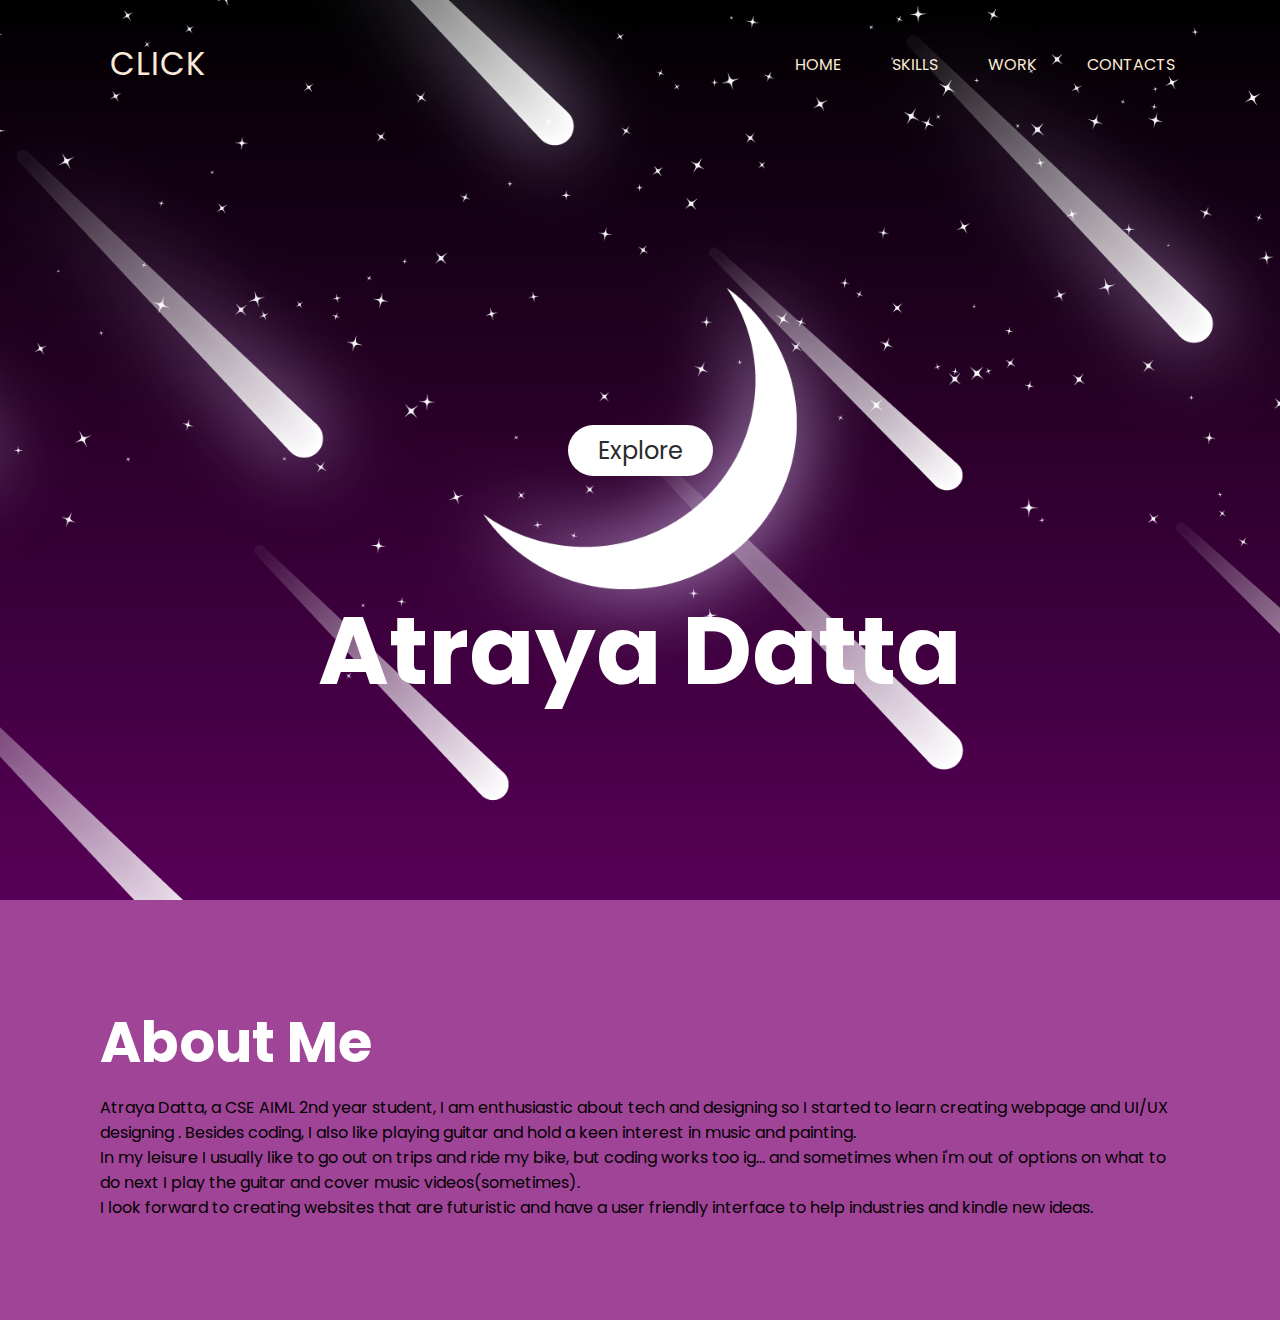
<file: index.html>
<!DOCTYPE html>
<html lang="en">
<head>
    <title>portfoilo web</title>
    <link rel="stylesheet" type="text/css"href="style.css">
</head>
<body>
    <header>
        <a href="https://tenor.com/en-GB/view/panda-office-pissed-tantrum-mad-gif-5146825" class="logo">click</a>
        <ul>
            <li><a href="#" class="active">HOME</a></li>
            <li><a href="skills.html">SKILLS</a></li>
            <li><a href="work.html">WORK</a></li>
            <li><a href="contacts.html">CONTACTS</a></li>
        </ul>
    </header>
    <section>
        <img src="stars.png" id="stars">
        <img src="moon.png" id="moon">
        <h2 id="text">Atraya Datta</h2>
        <a href="#sec" id="btn">Explore</a>
        <img src="shootingstars.png" id="shstars">
    </section>
    <div class="sec" id="sec">
        <h2>About Me</h2>
        <p>Atraya Datta, a CSE AIML 2nd year student, I am  enthusiastic about tech and designing so I started to learn creating webpage and UI/UX designing . Besides coding, I also like playing guitar and hold a keen interest in music and painting.<br>In my leisure I usually like to go out on trips and ride my bike, but coding works too ig... and sometimes when i'm out of options on what to do next I play the guitar and cover music videos(sometimes). <br> I look forward to creating websites that are futuristic and have a user friendly interface to help industries and kindle new ideas.
        </p>
    </div>
    <script>
        let stars = document.getElementById('stars');
        let moon = document.getElementById('moon');
        let text = document.getElementById('text');
        let btn = document.getElementById('btn');
        let shstars = document.getElementById('shstars');
        window.addEventListener('scroll', function(){
            let value=window.scrollY;
            stars.style.left=value*0.25 +'px';
            moon.style.top=value*2 +'px';
            shstars.style.top=value*-0.5 +'px';
        })
    </script>
    
</body>
</html>
</file>
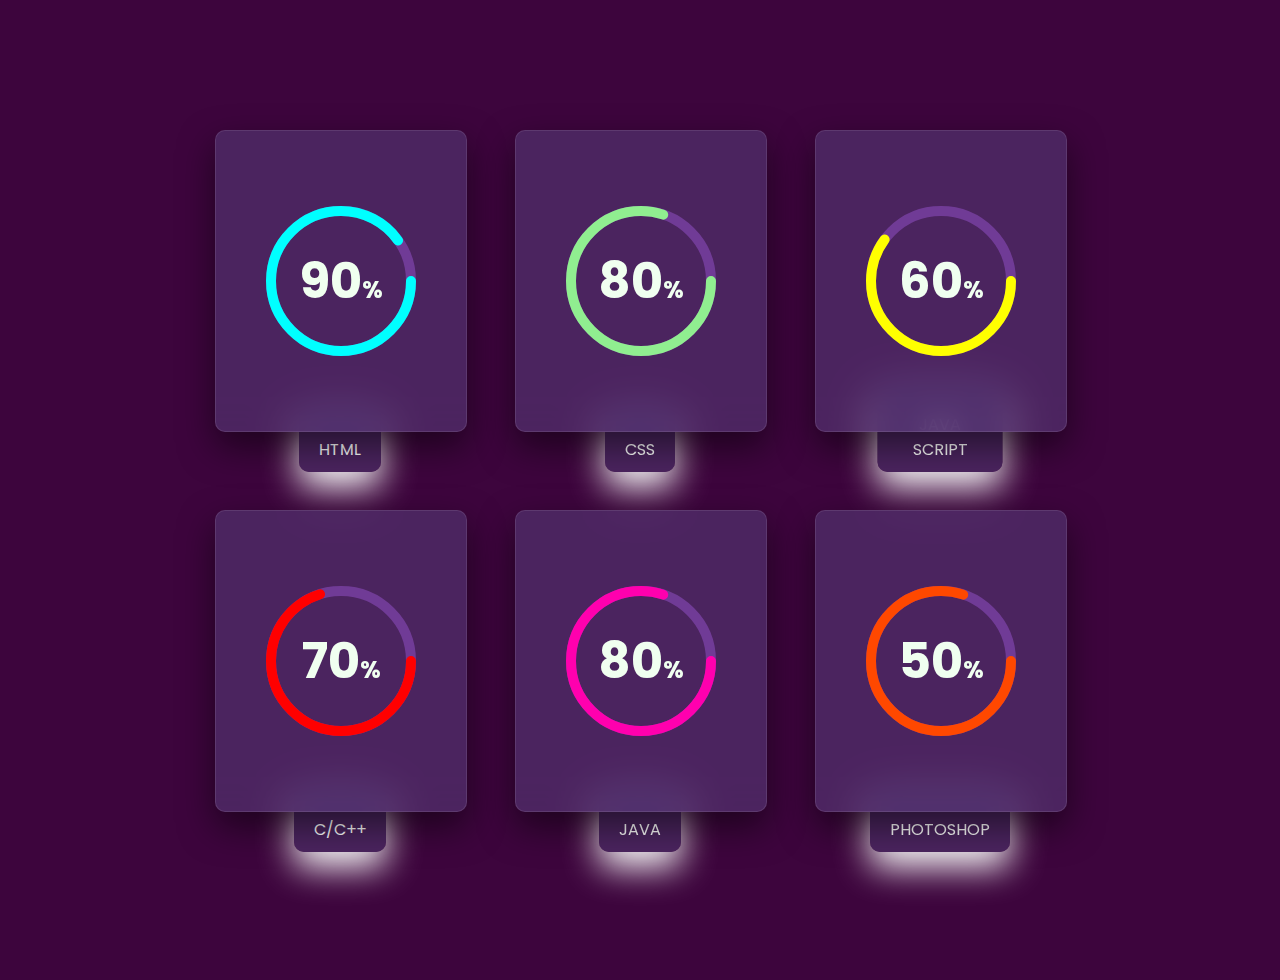
<file: skills.html>
<!DOCTYPE html>
<html lang="en">
<head>
    <meta charset="UTF-8">
    <title>SKILLS</title>
    <link rel="stylesheet" href="style2.css">
</head>
<body>
    <!-- <div class="image">
        <img src="stars.png" alt="">
    </div> -->
    <section>
        <div class="container">
            <div class="card">
                <div class="box">
                    <div>
                        <div class="percent">
                            <svg>
                               <circle cx="70" cy="70" r="70"></circle> 
                               <circle cx="70" cy="70" r="70"></circle> 
                            </svg>
                            <div class="number">
                                <h2>90<span>%</span></h2>
                            </div>
                        </div>
                    </div>
                </div>
                <div class="text">HTML</div>
            </div> 
            <div class="card">
                <div class="box">
                    <div>
                        <div class="percent">
                            <svg>
                               <circle cx="70" cy="70" r="70"></circle> 
                               <circle cx="70" cy="70" r="70"></circle> 
                            </svg>
                            <div class="number">
                                <h2>80<span>%</span></h2>
                            </div>
                        </div>
                    </div>
                </div>
                <div class="text">CSS</div>
            </div> 
            <div class="card">
                <div class="box">
                    <div>
                        <div class="percent">
                            <svg>
                               <circle cx="70" cy="70" r="70"></circle> 
                               <circle cx="70" cy="70" r="70"></circle> 
                            </svg>
                            <div class="number">
                                <h2>60<span>%</span></h2>
                            </div>
                        </div>
                    </div>
                </div>
                <div class="text">JAVA SCRIPT</div>
            </div>
            <div class="card">
                <div class="box">
                    <div>
                        <div class="percent">
                            <svg>
                               <circle cx="70" cy="70" r="70"></circle> 
                               <circle cx="70" cy="70" r="70"></circle> 
                            </svg>
                            <div class="number">
                                <h2>70<span>%</span></h2>
                            </div>
                        </div>
                    </div>
                </div>
                <div class="text">C/C++</div>
            </div>  
        <div class="card">
            <div class="box">
                <div>
                    <div class="percent">
                        <svg>
                           <circle cx="70" cy="70" r="70"></circle> 
                           <circle cx="70" cy="70" r="70"></circle> 
                        </svg>
                        <div class="number">
                            <h2>80<span>%</span></h2>
                        </div>
                    </div>
                </div>
            </div>
            <div class="text">JAVA</div>
        </div>  
        <div class="card">
            <div class="box">
                <div>
                    <div class="percent">
                        <svg>
                           <circle cx="70" cy="70" r="70"></circle> 
                           <circle cx="70" cy="70" r="70"></circle> 
                        </svg>
                        <div class="number">
                            <h2>50<span>%</span></h2>
                        </div>
                    </div>
                </div>
            </div>
            <div class="text">Photoshop</div>
        </div> 
    </div>
    </section>
</body>
</html>
</file>
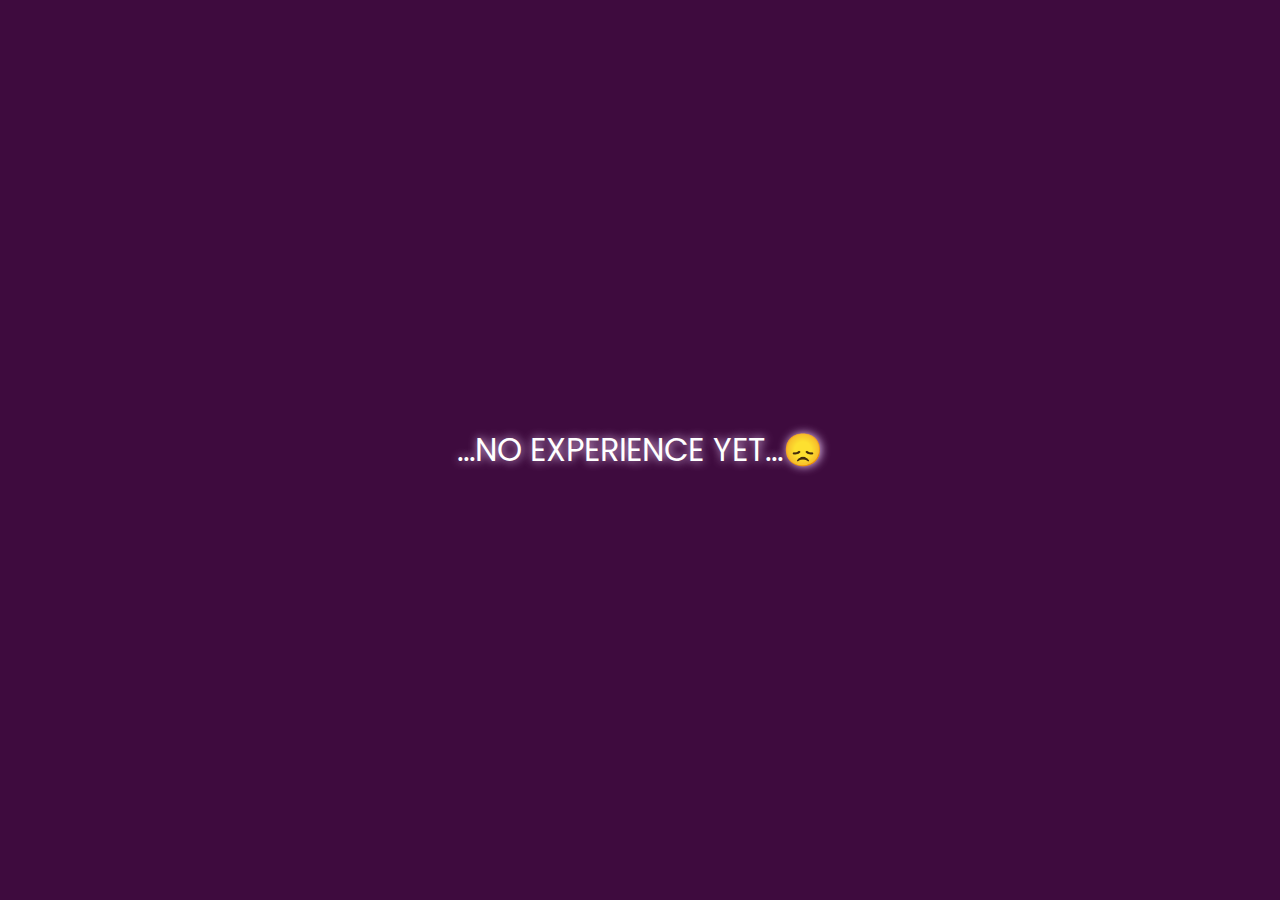
<file: work.html>
<!DOCTYPE html>
<html lang="en">
<head>
    <meta charset="UTF-8">
    <meta name="viewport" content="width=device-width, initial-scale=1.0">
    <title>Document</title>
    <link rel="stylesheet" href="style3.css">
</head>
<body>
    <div class="no">
        <p>...NO EXPERIENCE YET...&#128542;</p>
    </div>
</body>
</html>
</file>
<file: style.css>
@import url('https://fonts.googleapis.com/css2?family=Poppins:wght@500&display=swap');

*{
    text-decoration:none;
    margin: 0;padding:0;
    box-sizing: border-box;
    font-family: 'Poppins', sans-serif;
    scroll-behavior:smooth;
}
body{

    min-height: 100vh;
    overflow-x: hidden;
    background:linear-gradient(black,purple);
}
header{
    position :absolute;
    top:0;left:0;
    width:100%;
    padding:30px 100px ;margin:10px;
    display:flex;
    justify-content:space-between;
    align-items:center;
    z-index:1000;

}
header .logo
{
    color:antiquewhite;
    font-weight :700px;
    font-size: 2em;
    text-transform:uppercase;
    letter-spacing:2px;
}
header ul{
    display:flex;
    justify-content:center;
    align-items:center;
}
header ul li{
    list-style:none;
    margin-left: 20px;
}
header ul li a{
    padding:6px 15px;
    color: antiquewhite;
    border-radius: 10px;
}
header ul li a:hover,
header ul li a .active
{
    background:rgba(217, 163, 238, 0.281);
}

section{
    position:relative;
    width:100%;
    height:100vh;
    padding:100px;
    display:flex;
    justify-content:center;
    align-items: center;
}
/* section::before{
    content:'';
    position: absolute;
    bottom:0;
    width:100%;height:100%;
    background:linear-gradient(to top,rgb(81, 26, 81),transparent);
    z-index: 1000;
} */
section img
{
    position:absolute;
    top:0;left:0;
    width:100%;height:100%;
    object-fit:cover;
}

#text{
    position:absolute;
    color:white;
    white-space: nowrap;
    font-size: 7.5vw;
    text-shadow: #922ea1 0px 0px 1px,   #922ea1 0px 0px 1px,   922ea1 0px 0px 1px,
    #922ea1 0px 0px 1px,   #922ea1 0px 0px 1px,   #922ea1 0px 0px 1px;
    z-index: 9;;
    transform:translateY(200px)
}
section img#shstar{
    z-index: 10;
}
#btn
{
    text-decoration: none;
    padding: 8px 30px;
    border-radius: 40px;
    background:#fff;
    color: #2b2b2b;
    font-size: 1.5em;
    z-index: 9;
}
.sec
{
    position:relative;
    padding: 100px;
    background:rgb(160, 68, 152);
}
.sec h2
{
    font-size:3.5rem;
    margin-bottom:10px;
    color:rgb(255, 255, 255) ;
}
</file>
<file: style2.css>
@import url('https://fonts.googleapis.com/css2?family=Poppins:wght@500&display=swap');
*
{
    margin: 0;
    padding: 0;
    font-family: 'Poppins', sans-serif;
}
/* .image{
position:absolute;
top:0;left:0;
width:100vw;height:100vh;
transform: scale(1) translate(-20%, -20%);
z-index:10; 
} */
section{
    position: relative;
    display: flex;
    justify-content: center;
    align-items: center;
    padding: 40px 0;
    min-height: 100vh;
    background:rgb(61, 5, 61);
}
.container
{
    width:900px;
    display:flex;
    flex-wrap:wrap;
    justify-content: space-around;
}
.container .card
{
    position: relative;
    width: 250px;
    height:300px;
    text-align: center;
    z-index: 11;
    margin: 20px 20px 60px;
    transition: 0.5s;
}
.container .card .box{
    position:absolute;
    top: 0;left: 0;
    width:100%;height:100%;
    display:flex;
    justify-content: center;
    align-items: center;
    background: #55397798;
    box-shadow: 0 15px 35px rgba(0,0,0,0.5);
    backdrop-filter: blur(15px);
    border: 1px solid rgba(255,255,255,0.1);
    z-index:10;
    border-radius: 10px;
}
.percent
{
    position: relative;
    width:150px;height:150px;
    border-radius: 50%;
    z-index: 100;
}
.percent .number{
    position:absolute;
    top: 0;left:0;
    width:100%;height:100%;
    display:flex;
    justify-content: center;
    align-items: center;
}
.percent .number h2{
    color: honeydew;
    font-weight: 700;
    font-size:50px;
}
.percent .number h2 span{
    font-size: 24px;
}
.text{
    position: absolute;
    bottom:-42px;left:50%;
    transform: translateX(-50%);
    text-align:center;
    padding: 30px 20px 10px;
    background: #55397798;
    box-shadow: 0 15px 35px;
    border-radius: 10px;
    z-index: 1;
    color:#fff;
    text-transform: uppercase;
}
.card:hover .text{
    bottom:-70px;
    z-index: 11;
    transform:translateX(-50%)translateY(-50px);
    padding:10px 20px 10px;

}
svg{
    position: relative;
    width: 150px;height: 150px;
}
svg circle{
    width: 100%;height:100%;
    fill:none; stroke-width:10;
    stroke: rgba(162, 91, 224, 0.425);
    transform: translate(5px,5px);
    stroke-linecap: round;
}
svg circle:nth-child(2)
{
    stroke: #fff;
    stroke-dasharray: 440px;
    stroke-dashoffset: 440px;
}
.card:nth-child(1) svg circle:nth-child(2){
    stroke:aqua;
    stroke-dashoffset: calc(440px - (440px * 90)/  100);
}
.card:nth-child(2) svg circle:nth-child(2){
    stroke:lightgreen;
    stroke-dashoffset: calc(440px - (440px * 80)/100);
}
.card:nth-child(3) svg circle:nth-child(2){
    stroke:yellow;
    stroke-dashoffset: calc(440px - (440px * 60)/100);
}
.card:nth-child(4) svg circle:nth-child(2){
    stroke:red;
    stroke-dashoffset: calc(440px - (440px * 70)/100);
}
.card:nth-child(5) svg circle:nth-child(2){
    stroke:rgb(255, 0, 174);
    stroke-dashoffset: calc(440px - (440px * 80)/100);
}
.card:nth-child(6) svg circle:nth-child(2){
    stroke:rgb(255, 72, 0);
    stroke-dashoffset: calc(440px - (440px * 80)/100);
}
</file>
<file: style3.css>
@import url('https://fonts.googleapis.com/css2?family=Poppins:wght@500&display=swap');
*
{
    margin: 0;
    padding: 0;
    font-family: 'Poppins', sans-serif;
}
body{
    background:rgb(62, 11, 62);
}
.no{
    color: rgb(255, 255, 255);
    height: 100vh;
    padding-top: auto;
    display: flex;
    justify-content: center;
    align-items: center;
}
.no p{
    text-shadow: rgb(237, 201, 248) 1px 0 10px;
    font-size: 200%;
}
</file>
